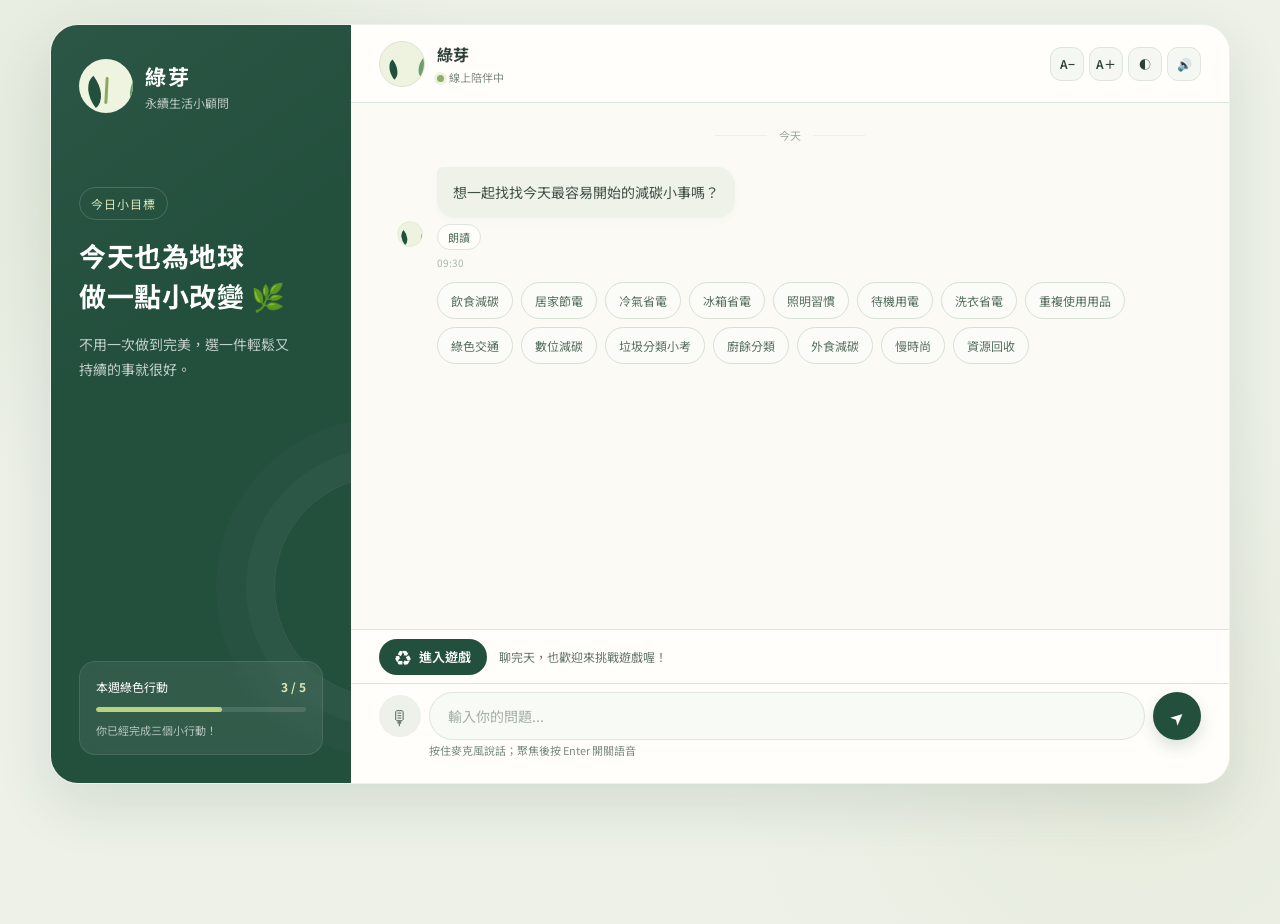
<file: index.html>
<!DOCTYPE html>
<html lang="zh-Hant">
  <head>
    <meta charset="utf-8" />
    <meta name="viewport" content="width=device-width, initial-scale=1.0" />
    <title>綠芽 — 永續生活小顧問</title>
    <link rel="stylesheet" type="text/css" href="style.css" />
  </head>

  <body>
    <main class="app-shell">
      <aside class="side-panel" aria-label="綠芽介紹">
        <div class="brand">
          <div class="brand-mark" aria-hidden="true">
            <span class="leaf leaf-left"></span>
            <span class="leaf leaf-right"></span>
            <span class="stem"></span>
          </div>
          <div>
            <p class="brand-name">綠芽</p>
            <p class="brand-subtitle">永續生活小顧問</p>
          </div>
        </div>

        <section class="welcome-card">
          <span class="eyebrow">今日小目標</span>
          <h1>今天也為地球<br />做一點小改變 🌿</h1>
          <p>不用一次做到完美，選一件輕鬆又持續的事就很好。</p>
        </section>

        <div class="week-progress">
          <div class="progress-heading">
            <span>本週綠色行動</span>
            <strong>3 / 5</strong>
          </div>
          <div class="progress-track" aria-label="本週完成 3 項，共 5 項">
            <span></span>
          </div>
          <p>你已經完成三個小行動！</p>
        </div>
      </aside>

      <section class="chat-panel" aria-label="與綠芽對話">
        <header class="chat-header">
          <div class="online-avatar" aria-hidden="true">
            <span class="mini-leaf mini-leaf-left"></span>
            <span class="mini-leaf mini-leaf-right"></span>
          </div>
          <div>
            <h2>綠芽</h2>
            <p><span class="status-dot"></span>線上陪伴中</p>
          </div>
          <div class="accessibility-tools" role="group" aria-label="顯示與語音設定">
            <button type="button" id="fontSmaller" aria-label="縮小文字" title="縮小文字">A−</button>
            <button type="button" id="fontLarger" aria-label="放大文字" title="放大文字">A＋</button>
            <button type="button" id="contrastToggle" aria-label="切換高對比模式" aria-pressed="false" title="高對比">◐</button>
            <button type="button" id="autoSpeakToggle" aria-label="切換自動朗讀回覆" aria-pressed="false" title="自動朗讀">🔊</button>
          </div>
        </header>

        <div class="chat-messages" id="chatMessages" role="log" aria-label="聊天訊息" aria-live="polite" aria-relevant="additions text">
          <div class="day-divider"><span>今天</span></div>

          <article class="message-row assistant">
            <div class="message-avatar" aria-hidden="true">
              <span class="mini-leaf mini-leaf-left"></span>
              <span class="mini-leaf mini-leaf-right"></span>
            </div>
            <div class="message-stack">
              <div class="bubble">
                想一起找找今天最容易開始的減碳小事嗎？
              </div>
              <time>09:30</time>
            </div>
          </article>

          <div class="quick-chips" aria-label="快速選擇節能與生活主題">
            <button type="button" data-topic="food">飲食減碳</button>
            <button type="button" data-topic="electricity">居家節電</button>
            <button type="button" data-topic="cooling">冷氣省電</button>
            <button type="button" data-topic="fridge">冰箱省電</button>
            <button type="button" data-topic="lighting">照明習慣</button>
            <button type="button" data-topic="standby">待機用電</button>
            <button type="button" data-topic="laundry">洗衣省電</button>
            <button type="button" data-topic="disposable">重複使用用品</button>
            <button type="button" data-topic="transport">綠色交通</button>
            <button type="button" data-topic="digital_carbon">數位減碳</button>
            <button type="button" data-topic="pizza_trash">垃圾分類小考</button>
            <button type="button" data-topic="food_waste">廚餘分類</button>
            <button type="button" data-topic="dining">外食減碳</button>
            <button type="button" data-topic="slow_fashion">慢時尚</button>
            <button type="button" data-topic="recycling">資源回收</button>
          </div>

        </div>

        <div class="game-launch-row">
          <button class="game-entry-button" type="button" id="enterGame">
            <span aria-hidden="true">♻</span>
            進入遊戲
          </button>
          <span class="game-invite" id="gameInvite">聊完天，也歡迎來挑戰遊戲喔！</span>
          <span class="game-status" id="gameStatus" role="status" aria-live="polite"></span>
        </div>

        <form class="composer" id="messageForm">
          <label class="sr-only" for="messageInput">輸入你想問綠芽的問題</label>
          <div class="composer-main">
            <button class="voice-button" type="button" id="voiceInput" aria-label="按住說話，鍵盤可按 Enter 開關語音" title="按住說話">
              <span aria-hidden="true">🎙</span>
            </button>
          <input id="messageInput" name="message" type="text" placeholder="輸入你的問題..." autocomplete="off" />
          <button class="send-button" type="submit" aria-label="送出訊息">
            <span aria-hidden="true">➤</span>
          </button>
          </div>
          <div class="voice-status" id="voiceStatus" role="status" aria-live="polite">
            按住麥克風說話；聚焦後按 Enter 開關語音
          </div>
        </form>
      </section>
    </main>

    <script src="sketch.js"></script>
  </body>
</html>
</file>
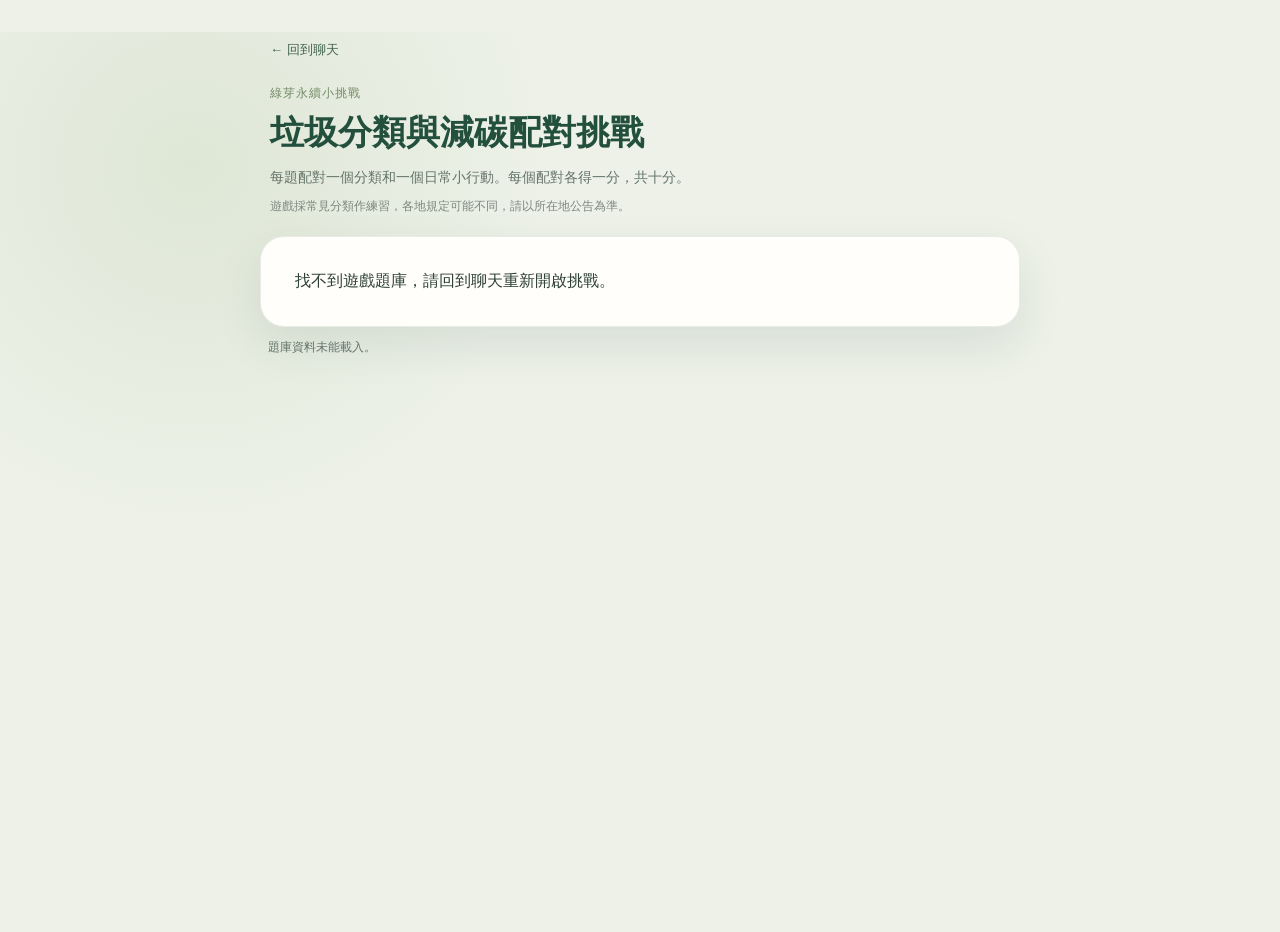
<file: game.html>
<!DOCTYPE html>
<html lang="zh-Hant">
  <head>
    <meta charset="utf-8" />
    <meta name="viewport" content="width=device-width, initial-scale=1.0" />
    <meta name="theme-color" content="#234f3d" />
    <title>垃圾分類與減碳配對挑戰 — 綠芽</title>
    <link rel="stylesheet" href="game.css" />
  </head>
  <body>
    <main class="game-shell">
      <header class="game-header">
        <a class="back-link" href="index.html">← 回到聊天</a>
        <span class="game-eyebrow">綠芽永續小挑戰</span>
        <h1>垃圾分類與減碳配對挑戰</h1>
        <p>每題配對一個分類和一個日常小行動。每個配對各得一分，共十分。</p>
        <p class="local-note">遊戲採常見分類作練習，各地規定可能不同，請以所在地公告為準。</p>
      </header>

      <section class="game-card" id="gameContent" aria-live="polite" aria-atomic="true"></section>
      <p class="game-status" id="gameStatus" role="status" aria-live="polite"></p>
    </main>

    <script src="game.js"></script>
  </body>
</html>
</file>
<file: style.css>
@import url('https://fonts.googleapis.com/css2?family=Noto+Sans+TC:wght@400;500;600;700&display=swap');

:root {
  --forest: #234f3d;
  --forest-dark: #18392e;
  --sage: #e7eee7;
  --sage-light: #f5f7f2;
  --cream: #fbfaf5;
  --paper: #fffefa;
  --text: #2e4037;
  --muted: #7b8b82;
  --line: #dde5dd;
  --lime: #a8c56d;
  --chat-font-size: 14px;
}

* {
  box-sizing: border-box;
}

body {
  margin: 0;
  min-height: 100vh;
  font-family: "Noto Sans TC", "PingFang TC", "Microsoft JhengHei", sans-serif;
  color: var(--text);
  background:
    radial-gradient(circle at 12% 18%, rgba(178, 199, 160, 0.22), transparent 22rem),
    radial-gradient(circle at 88% 82%, rgba(203, 211, 173, 0.18), transparent 25rem),
    #edf1e8;
}

button,
input {
  font: inherit;
}

button {
  cursor: pointer;
}

button:focus-visible,
input:focus-visible {
  outline: 3px solid #6b8d4e;
  outline-offset: 3px;
}

.app-shell {
  width: min(1180px, calc(100% - 48px));
  height: min(760px, calc(100vh - 48px));
  min-height: 620px;
  margin: 24px auto;
  display: grid;
  grid-template-rows: minmax(0, 1fr);
  grid-template-columns: 300px minmax(0, 1fr);
  overflow: hidden;
  border: 1px solid rgba(35, 79, 61, 0.08);
  border-radius: 28px;
  background: var(--paper);
  box-shadow: 0 22px 55px rgba(43, 70, 54, 0.12);
}

.side-panel {
  position: relative;
  display: flex;
  flex-direction: column;
  padding: 34px 28px 28px;
  overflow: hidden;
  color: #fff;
  background:
    linear-gradient(145deg, rgba(255, 255, 255, 0.04), transparent 40%),
    var(--forest);
}

.side-panel::after {
  content: "";
  position: absolute;
  width: 220px;
  height: 220px;
  right: -145px;
  bottom: 85px;
  border: 1px solid rgba(255, 255, 255, 0.08);
  border-radius: 50%;
  box-shadow: 0 0 0 28px rgba(255, 255, 255, 0.025), 0 0 0 58px rgba(255, 255, 255, 0.018);
}

.brand {
  display: flex;
  align-items: center;
  gap: 12px;
}

.brand-mark,
.online-avatar,
.message-avatar {
  position: relative;
  flex: 0 0 auto;
  overflow: hidden;
  border-radius: 50%;
  background: #dfeacb;
}

.brand-mark {
  width: 54px;
  height: 54px;
  background: #eef4df;
}

.brand-name {
  margin: 0;
  font-size: 21px;
  font-weight: 700;
  letter-spacing: 0.08em;
}

.brand-subtitle {
  margin: 3px 0 0;
  color: rgba(255, 255, 255, 0.68);
  font-size: 12px;
}

.leaf,
.mini-leaf {
  position: absolute;
  display: block;
  width: 18px;
  height: 27px;
  border-radius: 100% 0 100% 0;
  background: var(--forest);
  transform-origin: bottom right;
}

.brand-mark .leaf-left {
  left: 13px;
  bottom: 16px;
  transform: rotate(-38deg);
}

.brand-mark .leaf-right {
  right: 12px;
  bottom: 18px;
  transform: scaleX(-1) rotate(-38deg);
  background: #719c70;
}

.brand-mark .stem {
  position: absolute;
  left: 26px;
  bottom: 9px;
  width: 3px;
  height: 27px;
  border-radius: 4px;
  background: #89a95d;
  transform: rotate(3deg);
}

.welcome-card {
  position: relative;
  z-index: 1;
  margin-top: 74px;
}

.eyebrow {
  display: inline-block;
  margin-bottom: 16px;
  padding: 7px 11px;
  border: 1px solid rgba(255, 255, 255, 0.16);
  border-radius: 999px;
  color: #dce7b9;
  font-size: 12px;
  letter-spacing: 0.08em;
}

.welcome-card h1 {
  margin: 0;
  font-size: 27px;
  line-height: 1.48;
  letter-spacing: 0.02em;
}

.welcome-card p {
  max-width: 220px;
  margin: 16px 0 0;
  color: rgba(255, 255, 255, 0.72);
  font-size: 14px;
  line-height: 1.8;
}

.week-progress {
  position: relative;
  z-index: 1;
  margin-top: auto;
  padding: 16px;
  border: 1px solid rgba(255, 255, 255, 0.1);
  border-radius: 16px;
  background: rgba(255, 255, 255, 0.07);
  backdrop-filter: blur(8px);
}

.progress-heading {
  display: flex;
  justify-content: space-between;
  font-size: 12px;
}

.progress-heading strong {
  color: #dce8b4;
}

.progress-track {
  height: 5px;
  margin: 12px 0 10px;
  overflow: hidden;
  border-radius: 999px;
  background: rgba(255, 255, 255, 0.12);
}

.progress-track span {
  display: block;
  width: 60%;
  height: 100%;
  border-radius: inherit;
  background: #bad17f;
}

.week-progress p {
  margin: 0;
  color: rgba(255, 255, 255, 0.65);
  font-size: 11px;
}

.chat-panel {
  min-width: 0;
  min-height: 0;
  display: grid;
  grid-template-rows: 78px minmax(0, 1fr) 54px 100px;
  background: var(--cream);
}

.chat-header {
  display: flex;
  align-items: center;
  gap: 12px;
  padding: 0 28px;
  border-bottom: 1px solid var(--line);
  background: rgba(255, 254, 250, 0.96);
}

.online-avatar {
  width: 46px;
  height: 46px;
  border: 1px solid #dbe5cf;
  background: #edf3df;
}

.mini-leaf {
  width: 11px;
  height: 17px;
  background: var(--forest);
}

.mini-leaf-left {
  left: 12px;
  bottom: 13px;
  transform: rotate(-38deg);
}

.mini-leaf-right {
  right: 11px;
  bottom: 15px;
  transform: scaleX(-1) rotate(-38deg);
  background: #719c70;
}

.chat-header h2 {
  margin: 0 0 3px;
  font-size: 16px;
}

.chat-header p {
  margin: 0;
  color: var(--muted);
  font-size: 11px;
}

.status-dot {
  display: inline-block;
  width: 7px;
  height: 7px;
  margin-right: 5px;
  border-radius: 50%;
  background: #91ad6a;
  box-shadow: 0 0 0 3px #edf3e2;
}

.accessibility-tools {
  display: flex;
  align-items: center;
  gap: 5px;
  margin-left: auto;
}

.accessibility-tools button {
  width: 34px;
  height: 34px;
  padding: 0;
  border: 1px solid var(--line);
  border-radius: 11px;
  color: var(--text);
  background: var(--sage-light);
  font-size: 12px;
  font-weight: 600;
}

.accessibility-tools button[aria-pressed="true"] {
  border-color: var(--forest);
  color: #fff;
  background: var(--forest);
}

.chat-messages {
  min-height: 0;
  overflow-y: auto;
  overscroll-behavior: contain;
  scroll-behavior: smooth;
  padding: 18px 42px 26px;
  scrollbar-width: thin;
  scrollbar-color: #ccd7c9 transparent;
}

.day-divider {
  display: flex;
  align-items: center;
  justify-content: center;
  height: 28px;
  margin-bottom: 18px;
  color: #9aa69f;
  font-size: 11px;
}

.day-divider::before,
.day-divider::after {
  content: "";
  width: 52px;
  height: 1px;
  background: #edf0ea;
}

.day-divider span {
  padding: 0 12px;
}

.message-row {
  display: flex;
  align-items: flex-end;
  gap: 10px;
  margin: 12px 0;
}

.message-row.user {
  justify-content: flex-end;
}

.message-avatar {
  width: 34px;
  height: 34px;
  margin-bottom: 19px;
  border: 1px solid #dde7cf;
  background: #edf3df;
  transform: scale(0.75);
}

.message-avatar .mini-leaf-left {
  left: 7px;
  bottom: 8px;
}

.message-avatar .mini-leaf-right {
  right: 7px;
  bottom: 9px;
}

.message-stack {
  max-width: 68%;
}

.message-stack time {
  display: block;
  margin-top: 5px;
  color: #abb5ae;
  font-size: 10px;
}

.message-row.user .message-stack time {
  text-align: right;
}

.bubble {
  padding: 13px 16px;
  border-radius: 6px 18px 18px 18px;
  color: #405047;
  background: #eef2e9;
  box-shadow: 0 3px 10px rgba(61, 82, 68, 0.025);
  font-size: var(--chat-font-size);
  line-height: 1.75;
}

.message-row.user .bubble {
  border-radius: 18px 6px 18px 18px;
  color: #fff;
  background: var(--forest);
}

.bubble-rich p {
  margin: 0;
}

.bubble-rich ol {
  margin: 8px 0 10px;
  padding-left: 21px;
}

.bubble-rich li {
  margin: 3px 0;
}

.bubble-rich .gentle-note {
  color: #70836f;
  font-size: 12px;
  font-weight: 500;
}

.quick-chips {
  display: flex;
  flex-wrap: wrap;
  gap: 8px;
  margin: 4px 0 16px 44px;
}

.quick-chips button {
  padding: 9px 13px;
  border: 1px solid #d7e1d3;
  border-radius: 999px;
  color: #58705f;
  background: #fbfcf8;
  font-size: calc(var(--chat-font-size) - 2px);
  transition: 0.18s ease;
}

.quick-chips button:hover {
  border-color: #afc29f;
  background: #edf3e7;
  transform: translateY(-1px);
}

.game-launch-row {
  display: flex;
  align-items: center;
  gap: 12px;
  padding: 6px 28px;
  border-top: 1px solid var(--line);
  background: rgba(255, 254, 250, 0.98);
}

.game-entry-button {
  display: inline-flex;
  min-height: 36px;
  align-items: center;
  gap: 8px;
  padding: 0 16px;
  border: 0;
  border-radius: 999px;
  color: #fff;
  background: var(--forest);
  font-size: 13px;
  font-weight: 600;
  transition: background 0.18s ease, transform 0.18s ease;
}

.game-entry-button:hover {
  background: var(--forest-dark);
  transform: translateY(-1px);
}

.game-entry-button span {
  font-size: 16px;
}

.game-invite {
  color: #64766a;
  font-size: 12px;
}

.game-status {
  color: var(--muted);
  font-size: 11px;
}

.composer {
  padding: 8px 28px 5px;
  border-top: 1px solid var(--line);
  background: rgba(255, 254, 250, 0.98);
}

.composer-main {
  display: grid;
  grid-template-columns: 42px minmax(0, 1fr) 48px;
  align-items: center;
  gap: 8px;
}

.composer input {
  width: 100%;
  height: 48px;
  border: 1px solid #dde5dc;
  border-radius: 999px;
  outline: none;
  padding: 0 18px;
  color: var(--text);
  background: #f8faf5;
  font-size: var(--chat-font-size);
  transition: 0.2s ease;
}

.composer input:focus {
  border-color: #aabd9d;
  background: #fff;
  box-shadow: 0 0 0 3px rgba(168, 197, 109, 0.12);
}

.composer input::placeholder {
  color: #a5afa8;
}

.voice-button,
.send-button {
  width: 42px;
  height: 42px;
  border: 0;
  border-radius: 50%;
}

.voice-button {
  color: #718078;
  background: #edf1e9;
  font-size: 20px;
  touch-action: none;
  user-select: none;
}

.voice-button.is-recording {
  color: #fff;
  background: #a54337;
  box-shadow: 0 0 0 4px rgba(165, 67, 55, 0.16);
}

.voice-status {
  min-height: 15px;
  margin: 3px 0 0 50px;
  color: var(--muted);
  font-size: 11px;
  line-height: 1.35;
}

.send-button {
  width: 48px;
  height: 48px;
  color: #fff;
  background: var(--forest);
  font-size: 17px;
  box-shadow: 0 7px 16px rgba(35, 79, 61, 0.16);
}

.send-button span {
  display: inline-block;
  transform: translateX(-1px) rotate(-42deg);
}

.speak-button {
  margin-top: 6px;
  padding: 4px 10px;
  border: 1px solid var(--line);
  border-radius: 999px;
  color: #55705c;
  background: var(--paper);
  font-size: 11px;
}

.media-card {
  display: flex;
  align-items: flex-start;
  gap: 11px;
  margin-top: 9px;
  padding: 12px;
  border: 1px solid #dce5d8;
  border-radius: 14px;
  background: #fbfcf8;
}

.media-icon {
  display: grid;
  width: 34px;
  height: 34px;
  flex: 0 0 auto;
  place-items: center;
  border-radius: 10px;
  color: var(--forest);
  background: #e8efdf;
  font-size: 18px;
}

.media-content {
  min-width: 0;
}

.media-label {
  display: block;
  margin-bottom: 3px;
  color: #72866f;
  font-size: 10px;
}

.media-title {
  display: block;
  font-size: 12px;
}

.media-description {
  margin: 4px 0 0;
  color: #65756a;
  font-size: calc(var(--chat-font-size) - 2px);
  line-height: 1.6;
}

.message-actions {
  display: flex;
  flex-wrap: wrap;
  gap: 7px;
  margin-top: 9px;
}

.action-chip {
  padding: 7px 11px;
  border: 1px solid #d3dfce;
  border-radius: 999px;
  color: #4f6c55;
  background: #fff;
  font-size: calc(var(--chat-font-size) - 2px);
  line-height: 1.4;
  transition: background 0.18s ease, border-color 0.18s ease;
}

.action-chip:hover {
  border-color: #9db58b;
  background: #eef4e8;
}

.sr-only {
  position: absolute;
  width: 1px;
  height: 1px;
  overflow: hidden;
  clip: rect(0, 0, 0, 0);
  white-space: nowrap;
}

body.high-contrast {
  --forest: #003b2b;
  --forest-dark: #001f16;
  --sage: #e8e8e8;
  --sage-light: #fff;
  --cream: #fff;
  --paper: #fff;
  --text: #111;
  --muted: #333;
  --line: #555;
  background: #fff;
}

body.high-contrast .bubble,
body.high-contrast .media-card,
body.high-contrast .action-chip,
body.high-contrast .speak-button,
body.high-contrast .quick-chips button {
  border-color: #555;
  color: #111;
  background: #fff;
}

body.high-contrast .message-row.user .bubble {
  color: #fff;
  background: #003b2b;
}

body.high-contrast .media-description,
body.high-contrast .media-label,
body.high-contrast .voice-status,
body.high-contrast .message-stack time {
  color: #222;
}

body.high-contrast .voice-button.is-recording {
  color: #fff;
  background: #8d1e12;
}

body.high-contrast .game-launch-row {
  border-color: #555;
}

@media (max-width: 820px) {
  body {
    background: var(--cream);
  }

  .app-shell {
    width: 100%;
    height: 100dvh;
    min-height: 0;
    margin: 0;
    grid-template-rows: minmax(0, 1fr);
    grid-template-columns: 1fr;
    border: 0;
    border-radius: 0;
  }

  .side-panel {
    display: none;
  }

  .chat-panel {
    grid-template-rows: 70px minmax(0, 1fr) 50px 94px;
  }

  .chat-header {
    padding: 0 18px;
    gap: 8px;
  }

  .game-launch-row {
    padding: 5px 12px;
  }

  .game-entry-button {
    min-height: 34px;
    padding: 0 14px;
    font-size: 12px;
  }

  .game-invite {
    font-size: 11px;
  }

  .accessibility-tools {
    gap: 3px;
  }

  .accessibility-tools button {
    width: 30px;
    height: 32px;
    border-radius: 9px;
  }

  .chat-messages {
    padding: 14px 16px 22px;
  }

  .message-stack {
    max-width: 78%;
  }

  .quick-chips {
    margin-left: 44px;
  }

  .composer {
    padding: 7px 12px 4px;
  }

  .composer-main {
    grid-template-columns: 38px minmax(0, 1fr) 44px;
    gap: 6px;
  }

  .voice-button {
    width: 38px;
    height: 38px;
  }

  .voice-status {
    margin-left: 44px;
    font-size: 10px;
  }

  .send-button {
    width: 44px;
    height: 44px;
  }
}

@media (max-width: 430px) {
  .message-stack {
    max-width: 82%;
  }

  .bubble {
    padding: 11px 13px;
    font-size: var(--chat-font-size);
  }

  .quick-chips {
    flex-wrap: nowrap;
    overflow-x: auto;
    margin-left: 44px;
    padding-bottom: 4px;
  }

  .quick-chips button {
    flex: 0 0 auto;
  }

  .chat-header {
    padding: 0 10px;
  }

  .online-avatar {
    width: 40px;
    height: 40px;
  }

  .accessibility-tools button {
    width: 28px;
    height: 30px;
    font-size: 11px;
  }
}
</file>
<file: game.css>
:root {
  color-scheme: light;
  font-family: "Noto Sans TC", "PingFang TC", "Microsoft JhengHei", sans-serif;
  color: #2e4037;
  background: #edf1e8;
}

* {
  box-sizing: border-box;
}

body {
  min-width: 320px;
  min-height: 100vh;
  margin: 0;
  background:
    radial-gradient(circle at 15% 15%, rgba(178, 199, 160, 0.25), transparent 22rem),
    #edf1e8;
}

button,
input {
  font: inherit;
}

button,
a,
input {
  -webkit-tap-highlight-color: transparent;
}

button:focus-visible,
a:focus-visible,
input:focus-visible {
  outline: 3px solid #6b8d4e;
  outline-offset: 3px;
}

.game-shell {
  width: min(760px, calc(100% - 32px));
  margin: 32px auto;
}

.game-header {
  padding: 8px 10px 20px;
}

.back-link {
  display: inline-block;
  margin-bottom: 26px;
  color: #42644e;
  font-size: 13px;
  text-decoration: none;
}

.back-link:hover {
  text-decoration: underline;
}

.game-eyebrow {
  display: block;
  margin-bottom: 8px;
  color: #748a67;
  font-size: 12px;
  letter-spacing: 0.08em;
}

.game-header h1 {
  margin: 0;
  color: #234f3d;
  font-size: clamp(24px, 5vw, 34px);
  line-height: 1.35;
}

.game-header p {
  margin: 10px 0 0;
  color: #64746a;
  font-size: 14px;
  line-height: 1.7;
}

.game-header .local-note {
  margin-top: 6px;
  color: #7d877f;
  font-size: 12px;
}

.game-card {
  padding: clamp(20px, 5vw, 34px);
  border: 1px solid rgba(35, 79, 61, 0.1);
  border-radius: 24px;
  background: #fffefa;
  box-shadow: 0 18px 45px rgba(43, 70, 54, 0.1);
}

.progress-row {
  display: flex;
  align-items: center;
  gap: 14px;
  margin-bottom: 24px;
}

.progress-row span {
  flex: 0 0 auto;
  color: #68796d;
  font-size: 12px;
}

.progress-row progress {
  width: 100%;
  height: 7px;
  overflow: hidden;
  border: 0;
  border-radius: 99px;
  appearance: none;
  background: #e8eee4;
}

.progress-row progress::-webkit-progress-bar {
  border-radius: 99px;
  background: #e8eee4;
}

.progress-row progress::-webkit-progress-value {
  border-radius: 99px;
  background: #92ae67;
}

.progress-row progress::-moz-progress-bar {
  border-radius: 99px;
  background: #92ae67;
}

.question-label {
  margin: 0 0 7px;
  color: #71826f;
  font-size: 12px;
  letter-spacing: 0.06em;
}

.question-title {
  margin: 0;
  color: #294536;
  font-size: clamp(20px, 4vw, 25px);
  line-height: 1.5;
}

.question-detail {
  margin: 7px 0 21px;
  color: #738077;
  font-size: 13px;
  line-height: 1.7;
}

.choice-group {
  min-width: 0;
  margin: 18px 0 0;
  padding: 0;
  border: 0;
}

.choice-group legend {
  margin-bottom: 9px;
  color: #3a5544;
  font-size: 14px;
  font-weight: 600;
}

.choice-list {
  display: grid;
  grid-template-columns: repeat(3, minmax(0, 1fr));
  gap: 9px;
}

.choice-option {
  display: flex;
  min-height: 48px;
  align-items: center;
  gap: 8px;
  padding: 10px;
  border: 1px solid #dfe7db;
  border-radius: 13px;
  background: #fbfcf8;
  cursor: pointer;
  font-size: 12px;
  line-height: 1.45;
  transition: border-color 0.15s ease, background 0.15s ease;
}

.choice-option:has(input:checked) {
  border-color: #70936c;
  background: #edf4e7;
}

.choice-option input {
  width: 16px;
  height: 16px;
  flex: 0 0 auto;
  margin: 0;
  accent-color: #315d42;
}

.game-primary,
.game-secondary {
  min-height: 46px;
  padding: 0 20px;
  border: 0;
  border-radius: 999px;
  font-size: 14px;
  font-weight: 600;
  cursor: pointer;
}

.game-primary {
  margin-top: 23px;
  color: #fff;
  background: #234f3d;
}

.game-primary:hover {
  background: #18392e;
}

.game-secondary {
  display: inline-flex;
  align-items: center;
  justify-content: center;
  border: 1px solid #d5e0d1;
  color: #45624d;
  background: #fff;
  text-decoration: none;
}

.game-feedback {
  padding: 16px;
  border-radius: 16px;
  background: #eff4e9;
}

.game-feedback.is-correct {
  background: #edf5e6;
}

.game-feedback h2 {
  margin: 0 0 8px;
  color: #315d42;
  font-size: 18px;
}

.game-feedback p {
  margin: 7px 0 0;
  color: #4f6254;
  font-size: 14px;
  line-height: 1.7;
}

.explain-card {
  display: flex;
  gap: 12px;
  margin-top: 15px;
  padding: 14px;
  border: 1px solid #dce5d8;
  border-radius: 15px;
  background: #fff;
}

.explain-icon {
  display: grid;
  width: 36px;
  height: 36px;
  flex: 0 0 auto;
  place-items: center;
  border-radius: 11px;
  color: #315d42;
  background: #e8efdf;
}

.explain-card h3 {
  margin: 0;
  font-size: 14px;
}

.explain-card p {
  margin: 4px 0 0;
  color: #66766b;
  font-size: 12px;
  line-height: 1.6;
}

.score-number {
  margin: 10px 0;
  color: #234f3d;
  font-size: 42px;
  font-weight: 700;
  line-height: 1.2;
}

.score-title {
  margin: 0;
  color: #506b56;
  font-size: 18px;
}

.score-list {
  display: grid;
  gap: 9px;
  margin: 18px 0 0;
  padding: 0;
  list-style: none;
}

.score-list li {
  padding: 12px 14px;
  border-radius: 12px;
  background: #f5f7f2;
  font-size: 13px;
  line-height: 1.55;
}

.game-actions {
  display: flex;
  flex-wrap: wrap;
  gap: 10px;
  margin-top: 22px;
}

.game-status {
  min-height: 22px;
  margin: 12px 8px;
  color: #617468;
  font-size: 12px;
}

@media (max-width: 560px) {
  .game-shell {
    width: min(100% - 20px, 760px);
    margin: 16px auto;
  }

  .game-header {
    padding: 8px 6px 16px;
  }

  .back-link {
    margin-bottom: 20px;
  }

  .choice-list {
    grid-template-columns: 1fr;
  }

  .choice-option {
    min-height: 44px;
    font-size: 13px;
  }

  .game-card {
    border-radius: 19px;
  }
}
</file>
